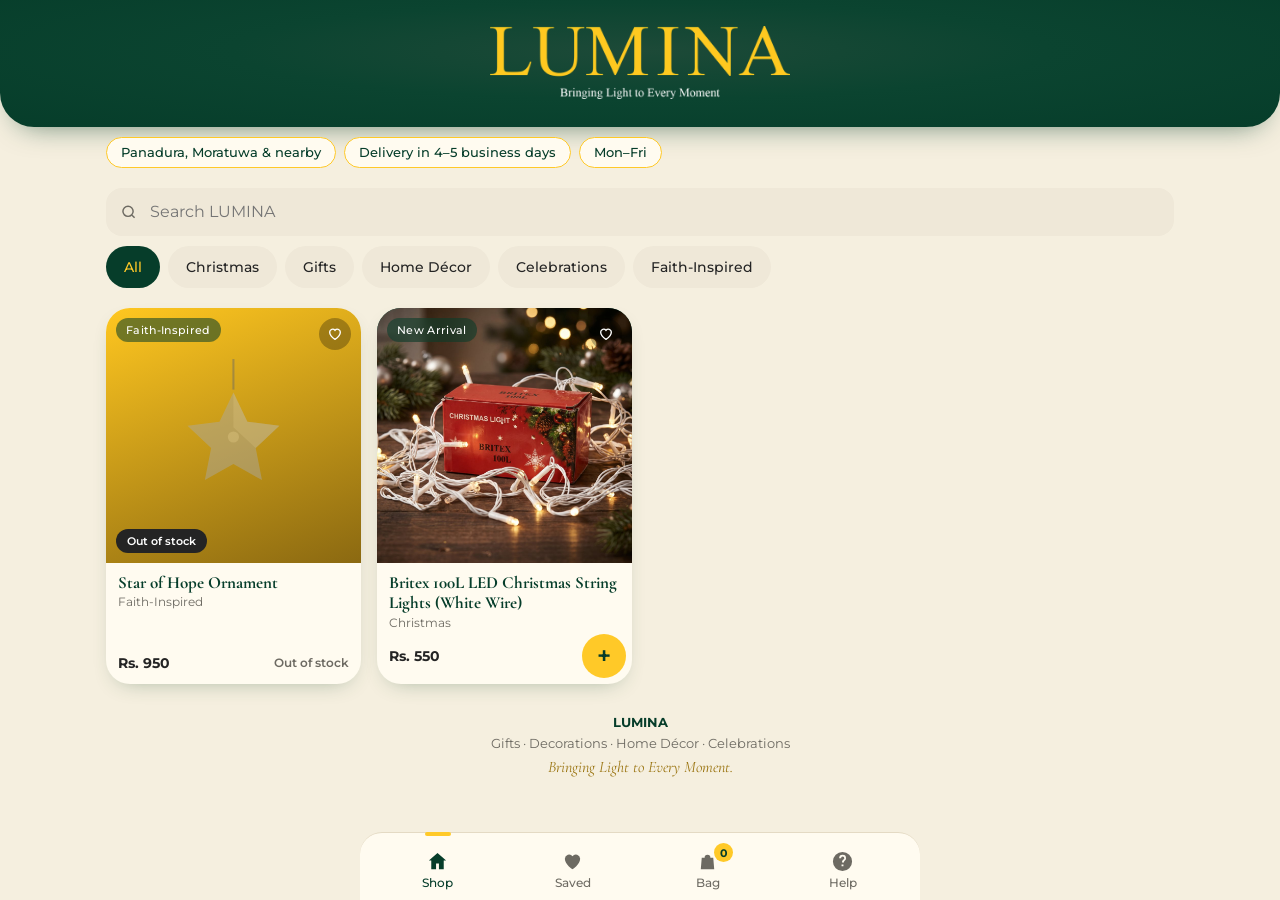
<file: index.html>
<!DOCTYPE html>
<html lang="en">
<head>
<meta charset="utf-8">
<meta name="viewport" content="width=device-width, initial-scale=1, viewport-fit=cover">
<title>LUMINA – Bringing Light to Every Moment</title>
<meta name="description" content="LUMINA: gifts, decorations, home décor and celebrations. Bringing light to every moment.">
<meta name="theme-color" content="#063D2A">
<meta name="color-scheme" content="light">
<meta property="og:title" content="LUMINA – Bringing Light to Every Moment">
<meta property="og:image" content="images/lumina-square.jpg">
<link rel="icon" type="image/png" href="images/favicon.png">
<link rel="apple-touch-icon" href="images/apple-touch-icon.png">
<link rel="preconnect" href="https://fonts.googleapis.com">
<link rel="stylesheet" href="https://fonts.googleapis.com/css2?family=Cormorant+Garamond:wght@500;600;700&family=Montserrat:wght@400;500;600;700&display=swap">
<link rel="stylesheet" href="style.css">
</head>
<body>
<header class="brand">
 <img src="images/logo.png" alt="LUMINA – Bringing Light to Every Moment" width="700" height="170">
</header>
<div class="page">
 <div class="strip" aria-label="Delivery information"><span>Panadura, Moratuwa &amp; nearby</span><span>Delivery in 4–5 business days</span><span>Mon–Fri</span></div>
 <div class="tools">
  <label class="search"><svg width="18" height="18" viewBox="0 0 24 24" fill="none" stroke="currentColor" stroke-width="2" aria-hidden="true"><circle cx="11" cy="11" r="7"/><path d="m20 20-3.5-3.5"/></svg><input id="q" type="search" placeholder="Search LUMINA" aria-label="Search products" enterkeyhint="search"></label>
  <div class="chips" id="chips" role="group" aria-label="Categories"></div>
 </div>
 <main id="grid" aria-live="polite"></main>
 <footer><b>LUMINA</b><br>Gifts · Decorations · Home Décor · Celebrations<br><i>Bringing Light to Every Moment.</i></footer>
</div>
<nav class="tabs" id="tabs" aria-label="Main">
 <button data-tab="shop" aria-current="page"><svg viewBox="0 0 24 24"><path d="M12 3 3 11h2.5v9h5v-6h3v6h5v-9H21z"/></svg><span>Shop</span></button>
 <button data-tab="saved"><svg viewBox="0 0 24 24"><path d="M12 20s-8-5-8-11a4.5 4.5 0 0 1 8-2.5A4.5 4.5 0 0 1 20 9c0 6-8 11-8 11z"/></svg><span>Saved</span></button>
 <button data-tab="bag"><svg viewBox="0 0 24 24"><path d="M6 8h12l1 12H5zM9 8a3 3 0 0 1 6 0" fill-rule="evenodd"/></svg><span>Bag</span><b id="cnt" hidden>0</b></button>
 <button data-tab="help"><svg viewBox="0 0 24 24"><path d="M12 2a10 10 0 1 0 0 20 10 10 0 0 0 0-20zm1 15h-2v-2h2zm1.8-6.2c-.8.8-1.3 1.2-1.3 2.2h-2c0-1.6.8-2.3 1.5-3 .5-.4.9-.8.9-1.4a1.7 1.7 0 0 0-3.4 0H8.5a3.6 3.6 0 0 1 7.2 0c0 1-.4 1.600-.9 2.200z"/></svg><span>Help</span></button>
</nav>
<div class="scrim" id="scrim"></div>
<aside class="sheet" id="sheet" role="dialog" aria-modal="true" aria-label="Details" hidden>
 <div class="grab" id="grab" aria-hidden="true"><i></i></div>
 <div class="sheet-body" id="sheetBody"></div>
</aside>
<div class="toast" id="toast" role="status"></div>
<noscript><p style="padding:24px">Please turn on JavaScript to browse LUMINA.</p></noscript>
<script src="app.js"></script>
</body>
</html>
</file>
<file: style.css>
:root{color-scheme:light;--bg:#F5EFDF;--card:#FFFBF0;--green:#063D2A;--red:#9A7410;--gold:#FFC928;--ink:#242424;--head:#063D2A;--mute:#6d6a62;--chip:#EFE8D8;--line:#E4DAC4;--cream:#F5EFDF;--sab:env(safe-area-inset-bottom,0px);--sat:env(safe-area-inset-top,0px);--tab:68px}
*{box-sizing:border-box;margin:0;-webkit-tap-highlight-color:transparent}
html{scroll-padding-top:calc(var(--sat) + 8px);-webkit-text-size-adjust:100%}
body{font-family:Montserrat,system-ui,sans-serif;background:var(--bg);color:var(--ink);min-height:100dvh;padding-top:0;overscroll-behavior-y:none}
body.lock{overflow:hidden}
button{font:inherit;color:inherit;border:0;background:none;cursor:pointer;touch-action:manipulation}
:focus-visible{outline:3px solid var(--red);outline-offset:2px}
.page{max-width:1100px;margin:auto;padding:0 16px calc(var(--tab) + var(--sab) + 24px)}



.tools{position:sticky;top:var(--sat);z-index:4;background:var(--bg);padding:12px 0 6px;margin-top:6px}
.search{display:flex;gap:10px;align-items:center;background:var(--chip);border-radius:16px;padding:0 14px;height:48px;color:var(--mute)}
.search input{border:0;outline:0;background:none;font:inherit;font-size:16px;color:var(--ink);width:100%}
.search:focus-within{box-shadow:0 0 0 3px var(--red)}
.chips{display:flex;gap:8px;overflow-x:auto;padding:10px 0 4px;scrollbar-width:none;scroll-snap-type:x proximity;margin:0 -16px;padding-inline:16px}
.chips::-webkit-scrollbar{display:none}
.chip{flex:none;scroll-snap-align:start;min-height:42px;padding:0 18px;border-radius:99px;background:var(--chip);font-size:14px;font-weight:500;white-space:nowrap}
.chip[aria-pressed=true]{background:var(--green);color:#F5EFDF}

#grid{display:grid;grid-template-columns:repeat(2,1fr);gap:12px;padding-top:10px}
@media(min-width:720px){#grid{grid-template-columns:repeat(3,1fr);gap:16px}}
@media(min-width:1000px){#grid{grid-template-columns:repeat(4,1fr)}}
.card{background:var(--card);border-radius:24px;overflow:hidden;box-shadow:0 8px 22px -12px rgba(36,84,56,.45);display:flex;flex-direction:column;text-align:left;transition:transform .15s}
.card:active{transform:scale(.97)}
.pic{position:relative;aspect-ratio:1;display:grid;place-items:center;padding:14px}
.pic svg,.pic img{width:92%;height:auto;max-height:100%;object-fit:contain;filter:drop-shadow(0 12px 8px rgba(0,0,0,.25))}
.badge{position:absolute;left:10px;top:10px;background:rgba(0,0,0,.3);backdrop-filter:blur(8px);-webkit-backdrop-filter:blur(8px);color:#fff;border-radius:99px;padding:5px 10px;font-size:11px;font-weight:500}
.heart{position:absolute;right:4px;top:4px;width:44px;height:44px;display:grid;place-items:center}
.heart span{width:32px;height:32px;border-radius:50%;background:rgba(0,0,0,.28);display:grid;place-items:center}
.heart svg{width:16px;fill:none;stroke:#fff;stroke-width:2;filter:none}
.heart[aria-pressed=true] svg{fill:#fff}
.meta{padding:10px 12px 12px;display:flex;flex-direction:column;gap:2px;flex:1}
.meta h3{font-size:14px;font-weight:600;line-height:1.3;color:var(--head)}
.meta small{font-size:11.5px;color:var(--mute)}
.buy{display:flex;justify-content:space-between;align-items:center;margin-top:auto;padding-top:8px}
.buy b{font-size:14px;font-weight:600}
.plus{width:44px;height:44px;margin:-6px -6px -6px 0;border-radius:50%;background:var(--red);color:#fff;font-size:24px;line-height:1;display:grid;place-items:center}
.empty{grid-column:1/-1;text-align:center;color:var(--mute);padding:50px 12px;font-size:14px;line-height:1.6}
footer{text-align:center;color:var(--mute);font-size:12.5px;line-height:1.7;padding:28px 0 0}
footer b{color:var(--head)}

.tabs{position:fixed;left:0;right:0;bottom:0;z-index:20;height:calc(var(--tab) + var(--sab));padding:6px 10px var(--sab);background:var(--card);border-top:1px solid var(--line);display:grid;grid-template-columns:repeat(4,1fr);max-width:560px;margin:auto;border-radius:22px 22px 0 0}
.tabs button{position:relative;display:grid;justify-items:center;align-content:center;gap:3px;color:var(--mute);font-size:11.5px;font-weight:500;border-radius:14px}
.tabs svg{width:23px;fill:currentColor}
.tabs [aria-current=page]{color:var(--green)}
.tabs [aria-current=page]::before{content:"";position:absolute;top:-7px;width:26px;height:4px;border-radius:4px;background:var(--red)}
.tabs b{position:absolute;top:4px;left:calc(50% + 6px);min-width:19px;height:19px;border-radius:10px;background:var(--red);color:#fff;font-size:11px;display:grid;place-items:center;padding:0 5px}

.scrim{position:fixed;inset:0;background:rgba(10,20,14,.55);opacity:0;pointer-events:none;transition:opacity .25s;z-index:30}
.scrim.on{opacity:1;pointer-events:auto}
.sheet{position:fixed;left:0;right:0;bottom:0;z-index:31;max-width:560px;margin:auto;max-height:92dvh;display:flex;flex-direction:column;background:var(--bg);border-radius:30px 30px 0 0;transform:translateY(105%);transition:transform .32s cubic-bezier(.2,.8,.2,1);box-shadow:0 -20px 40px rgba(0,0,0,.25)}
.sheet.on{transform:none}
.grab{flex:none;height:30px;display:grid;place-items:center;touch-action:none;cursor:grab;position:absolute;left:0;right:0;top:0;z-index:2}
.grab i{width:44px;height:5px;border-radius:5px;background:rgba(255,255,255,.7);box-shadow:0 0 0 1px rgba(0,0,0,.1)}
.sheet-body{overflow-y:auto;overscroll-behavior:contain;border-radius:30px 30px 0 0}
.x{position:absolute;right:12px;top:12px;z-index:3;width:44px;height:44px;border-radius:50%;background:rgba(0,0,0,.3);color:#fff;font-size:22px;display:grid;place-items:center}
.big{position:relative;display:grid;place-items:center;padding:44px 24px 20px;min-height:260px}
.big svg,.big img{width:78%;max-height:220px;filter:drop-shadow(0 18px 12px rgba(0,0,0,.3))}
.pbody{padding:18px 20px 8px}
.prow{display:flex;justify-content:space-between;align-items:flex-start;gap:12px}
.pbody h2{font-size:22px;font-weight:700;color:var(--head);line-height:1.2}
.pprice{font-size:20px;font-weight:600;white-space:nowrap}
.pbody p{font-size:14px;line-height:1.6;color:var(--mute);margin:10px 0}
.tags{display:flex;gap:8px;flex-wrap:wrap}
.tags span{background:var(--chip);border-radius:99px;padding:6px 13px;font-size:12.5px;font-weight:500}
.lbl{font-size:13px;font-weight:600;color:var(--head);margin:18px 0 8px}
.swatches{display:flex;gap:10px;flex-wrap:wrap}
.sw{display:flex;align-items:center;gap:8px;min-height:44px;padding:0 14px 0 8px;border-radius:99px;background:var(--chip);border:2px solid transparent;font-size:13px;font-weight:500}
.sw i{width:26px;height:26px;border-radius:50%;box-shadow:inset 0 0 0 2px rgba(255,255,255,.35)}
.sw[aria-pressed=true]{border-color:var(--green);background:var(--card)}
.stick{position:sticky;bottom:0;display:flex;gap:12px;align-items:center;padding:14px 20px calc(14px + var(--sab));background:var(--bg);border-top:1px solid var(--line);margin-top:14px}
.qty{display:flex;align-items:center;background:var(--chip);border-radius:99px}
.qty button{width:44px;height:48px;font-size:20px}
.qty b{min-width:22px;text-align:center;font-weight:600}
.cta{flex:1;height:52px;border-radius:99px;background:var(--red);color:#fff;font-weight:600;font-size:15px}
.cta:active{transform:scale(.98)}
.cta.green{background:var(--green)}
.sh-title{font-size:21px;font-weight:700;color:var(--head);padding:30px 20px 4px}
.line{display:flex;align-items:center;gap:12px;padding:12px 20px;border-bottom:1px solid var(--line)}
.line .sw2{width:46px;height:46px;border-radius:14px;flex:none}
.line div{flex:1;min-width:0;font-size:14px}
.line small{display:block;color:var(--mute);font-size:12px;margin-top:2px}
.step{display:flex;align-items:center;gap:2px}
.step button{width:40px;height:40px;border-radius:50%;background:var(--chip);font-size:18px}
.step b{min-width:24px;text-align:center;font-size:14px}
.sum{padding:16px 20px 6px;display:flex;justify-content:space-between;font-size:18px;font-weight:600;color:var(--head)}
.fine{padding:0 20px;font-size:12px;color:var(--mute);line-height:1.6}
.acts{padding:14px 20px calc(18px + var(--sab));display:grid;gap:10px}
.link{font-size:13px;color:var(--mute);text-decoration:underline;height:40px}
.info{padding:6px 20px calc(20px + var(--sab));display:grid;gap:12px}
.info div{background:var(--card);border-radius:18px;padding:14px 16px;font-size:14px;line-height:1.55}
.info b{display:block;color:var(--head);margin-bottom:2px}
.toast{position:fixed;left:50%;bottom:calc(var(--tab) + var(--sab) + 14px);transform:translate(-50%,16px);z-index:40;background:var(--green);color:#F5EFDF;padding:12px 20px;border-radius:99px;font-size:14px;font-weight:500;opacity:0;pointer-events:none;transition:.25s;max-width:90vw;text-align:center}
.toast.on{opacity:1;transform:translate(-50%,0)}
@media(prefers-reduced-motion:reduce){*{transition:none!important;animation:none!important}}


.flogo{width:140px;height:auto;margin-bottom:10px}
.hlogo{display:block;width:150px;height:auto;margin:34px auto 6px}

.strip{display:flex;gap:8px;overflow-x:auto;scrollbar-width:none;margin:8px -16px 0;padding:2px 16px}
.strip::-webkit-scrollbar{display:none}
.strip span{flex:none;border:1.5px solid var(--gold);background:var(--card);border-radius:99px;padding:7px 14px;font-size:12.5px;font-weight:500;color:var(--head);white-space:nowrap}

:root{--serif:"Cormorant Garamond",Georgia,serif}

.meta h3,.pbody h2,.sh-title{font-family:var(--serif);font-weight:700}
.meta h3{font-size:17px;line-height:1.2}
.pbody h2{font-size:27px}.sh-title{font-size:26px}
.pprice,.buy b{font-weight:500}
.badge{letter-spacing:.03em}
.cta{background:var(--green)}
.plus{background:var(--green)}
.tabs [aria-current=page]::before{background:var(--gold)}
.tabs b{background:var(--red)}
footer{font-size:12.5px}footer i{font-family:var(--serif);font-size:16px;color:var(--gold)}

:root{--gold:#FFC928;--goldd:#9A7410}
.brand{background:radial-gradient(ellipse at 50% 40%,#1d4a38 0%,#0b4430 45%,#063D2A 100%);padding:calc(var(--sat) + 26px) 24px 28px;border-radius:0 0 34px 34px;text-align:center;box-shadow:0 14px 30px -18px rgba(6,61,42,.7)}
.brand img{width:min(300px,78vw);height:auto;display:block;margin:auto}
.tools{top:0;padding-top:calc(var(--sat) + 12px)}
.strip span{border-color:var(--gold);font-weight:500}
.tabs b{background:var(--gold);color:var(--green)}
.tabs [aria-current=page]::before{background:var(--gold)}
.plus{background:var(--gold);color:var(--green);font-weight:600}
.badge{background:rgba(6,61,42,.55)}
.cta{background:var(--green);color:#F5EFDF}
.cta.green{background:var(--green)}
.go,.acts .cta{background:var(--green)}
.chip[aria-pressed=true]{background:var(--green);color:var(--gold)}
.sw[aria-pressed=true]{border-color:var(--green)}
.pprice,.buy b{font-weight:700}
footer i{color:var(--goldd)}
:focus-visible{outline-color:var(--goldd)}

.form{padding:6px 20px 0;display:grid;gap:10px}
.lbl2{font-size:13px;font-weight:600;color:var(--head);margin-top:10px}
.fld{display:grid;gap:5px;font-size:12.5px;color:var(--mute);font-weight:500}
.fld[hidden]{display:none}
.fld input,.fld textarea{font:inherit;font-size:16px;color:var(--ink);background:var(--card);border:1.5px solid var(--line);border-radius:14px;padding:12px 14px;width:100%;outline:0;resize:none}
.fld input:focus,.fld textarea:focus{border-color:var(--green);box-shadow:0 0 0 3px rgba(255,201,40,.45)}
.areas{display:flex;flex-wrap:wrap;gap:8px}
.areas button{min-height:44px;padding:0 18px;border-radius:99px;background:var(--chip);border:2px solid transparent;font-size:14px;font-weight:500}
.areas button[aria-pressed=true]{background:var(--green);color:var(--gold)}

.pic.photo{padding:0;overflow:hidden}
.pic.photo>img{position:absolute;inset:0;width:100%;height:100%;max-height:none;object-fit:cover;filter:none;border-radius:0}
.badge,.heart,.oosb{z-index:2}
.soon{color:rgba(255,255,255,.85);font-weight:500;font-size:13px;text-align:center;line-height:1.5;letter-spacing:.04em}
.card.out .pic>svg,.card.out .pic>img{filter:grayscale(1);opacity:.45}
.oosb{position:absolute;left:10px;bottom:10px;background:#242424;color:#fff;border-radius:99px;padding:5px 11px;font-size:11px;font-weight:600}
.oos{font-size:12px;font-weight:600;color:var(--mute)}
.sw2{overflow:hidden}.sw2 img{width:100%;height:100%;object-fit:cover;display:block}
.big.photo{padding:0;min-height:0;aspect-ratio:1;background:var(--chip)}
.gal{display:flex;width:100%;height:100%;overflow-x:auto;scroll-snap-type:x mandatory;scrollbar-width:none}
.gal::-webkit-scrollbar{display:none}
.gal img{flex:none;width:100%;height:100%;object-fit:cover;scroll-snap-align:center;max-height:none;filter:none}
.gdots{position:absolute;bottom:12px;left:0;right:0;display:flex;justify-content:center;gap:6px}
.gdots i{width:7px;height:7px;border-radius:50%;background:rgba(255,255,255,.55)}
.gdots i.on{background:#fff}
.stk{display:inline-block;margin-top:8px;border-radius:99px;padding:4px 12px;font-size:12px;font-weight:600}
.stk.yes{background:#dcebe0;color:#063D2A}.stk.no{background:#eadcd8;color:#7a2a1f}
.cta[disabled]{background:#c9c3b0;color:#6d6a62}
</file>
